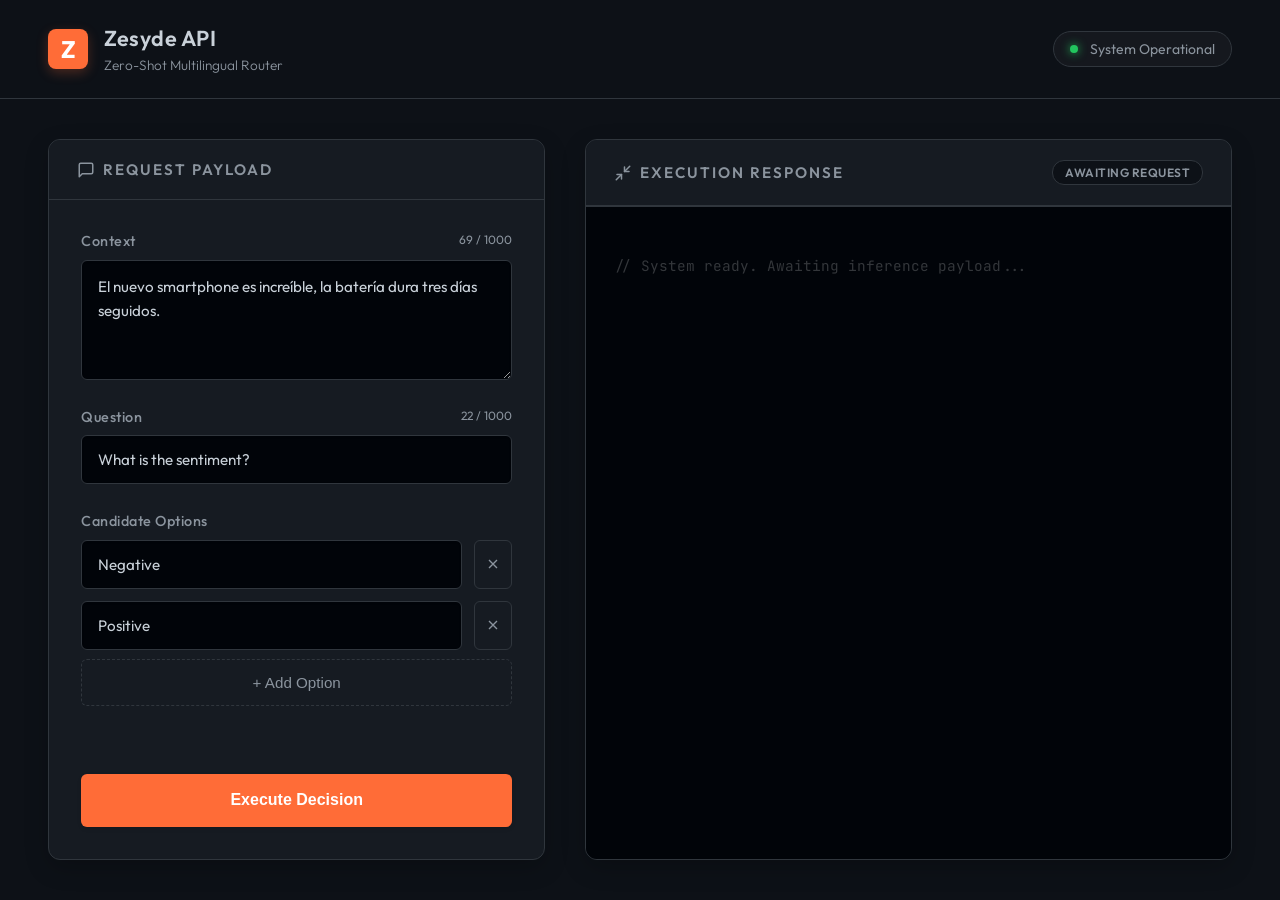
<file: ui/index.html>
<!DOCTYPE html>
<html lang="en">
<head>
    <meta charset="UTF-8">
    <meta name="viewport" content="width=device-width, initial-scale=1.0">
    <title>Zesyde API | Production Dashboard</title>
    <link href="https://fonts.googleapis.com/css2?family=Outfit:wght@300;400;500;600;700&family=JetBrains+Mono:wght@400;500&display=swap" rel="stylesheet">
    <style>
        :root {
            --bg-color: #0d1117;
            --panel-bg: #161b22;
            --panel-border: #30363d;
            --text-main: #c9d1d9;
            --text-muted: #8b949e;
            --accent: #ff6c37;
            --accent-hover: #ff8559;
            --radius: 12px;
            --radius-sm: 6px;
            --transition: all 0.2s cubic-bezier(0.4, 0, 0.2, 1);
        }

        * {
            box-sizing: border-box;
            margin: 0;
            padding: 0;
        }
        
        ::selection {
            background-color: rgba(255, 108, 55, 0.3);
            color: #ffffff;
        }

        body {
            font-family: 'Outfit', -apple-system, BlinkMacSystemFont, "Segoe UI", sans-serif;
            background-color: var(--bg-color);
            color: var(--text-main);
            height: 100vh;
            display: flex;
            flex-direction: column;
            overflow: hidden;
            position: relative;
            caret-color: var(--accent);
            -webkit-font-smoothing: antialiased;
        }

        /* Top Header */
        header {
            padding: 1.5rem 3rem;
            display: flex;
            align-items: center;
            justify-content: space-between;
            border-bottom: 1px solid var(--panel-border);
            background: var(--bg-color);
            z-index: 10;
        }

        .header-brand {
            display: flex;
            align-items: center;
            gap: 1rem;
        }

        .logo-box {
            width: 40px;
            height: 40px;
            border-radius: 8px;
            background: var(--accent);
            display: flex;
            align-items: center;
            justify-content: center;
            font-weight: 700;
            font-size: 1.5rem;
            color: white;
            box-shadow: 0 4px 12px rgba(255, 108, 55, 0.25);
        }

        @keyframes pulse-logo {
            0% { box-shadow: 0 0 20px rgba(255,108,55,0.4); }
            100% { box-shadow: 0 0 35px rgba(255,31,31,0.6); }
        }

        h1 {
            font-size: 1.35rem;
            font-weight: 600;
            letter-spacing: 0.5px;
        }

        .header-status {
            display: flex;
            align-items: center;
            gap: 0.75rem;
            font-size: 0.875rem;
            color: var(--text-muted);
            background: rgba(255,255,255,0.03);
            padding: 0.5rem 1rem;
            border-radius: 20px;
            border: 1px solid var(--panel-border);
        }

        .pulse-dot {
            width: 8px;
            height: 8px;
            background-color: #22c55e;
            border-radius: 50%;
            box-shadow: 0 0 10px #22c55e;
            animation: pulse 2s infinite;
        }

        @keyframes pulse {
            0% { box-shadow: 0 0 0 0 rgba(34, 197, 94, 0.4); }
            70% { box-shadow: 0 0 0 8px rgba(34, 197, 94, 0); }
            100% { box-shadow: 0 0 0 0 rgba(34, 197, 94, 0); }
        }

        /* Main Grid */
        main {
            display: grid;
            grid-template-columns: 1fr 1.3fr;
            gap: 2.5rem;
            padding: 2.5rem 3rem;
            flex: 1;
            overflow: hidden;
            max-width: 1700px;
            margin: 0 auto;
            width: 100%;
        }

        .panel {
            background: var(--panel-bg);
            border: 1px solid var(--panel-border);
            border-radius: var(--radius);
            display: flex;
            flex-direction: column;
            overflow: hidden;
            box-shadow: 0 8px 24px rgba(0,0,0,0.2);
            transition: var(--transition);
        }

        .panel-header {
            padding: 1.25rem 1.75rem;
            border-bottom: 1px solid var(--panel-border);
            background: var(--panel-bg);
            display: flex;
            justify-content: space-between;
            align-items: center;
        }

        .panel-header h2 {
            font-size: 0.95rem;
            font-weight: 600;
            text-transform: uppercase;
            letter-spacing: 2px;
            color: var(--text-muted);
            display: flex;
            align-items: center;
            gap: 0.5rem;
        }

        .panel-body {
            padding: 2rem;
            overflow-y: auto;
            flex: 1;
            display: flex;
            flex-direction: column;
            gap: 1.75rem;
        }

        .panel-body::-webkit-scrollbar {
            width: 6px;
        }
        .panel-body::-webkit-scrollbar-thumb {
            background: rgba(255,255,255,0.1);
            border-radius: 10px;
        }

        /* Form Elements */
        .form-group {
            display: flex;
            flex-direction: column;
            gap: 0.6rem;
            position: relative;
        }

        label {
            font-size: 0.9rem;
            font-weight: 500;
            color: var(--text-muted);
            letter-spacing: 0.5px;
        }

        input, textarea {
            width: 100%;
            background: #010409;
            border: 1px solid var(--panel-border);
            color: var(--text-main);
            padding: 0.875rem 1rem;
            border-radius: var(--radius-sm);
            font-size: 0.95rem;
            font-family: inherit;
            transition: var(--transition);
            outline: none;
            box-shadow: inset 0 1px 2px rgba(0,0,0,0.1);
        }

        input:hover, textarea:hover {
            border-color: #8b949e;
        }

        input:focus, textarea:focus {
            border-color: var(--accent);
            box-shadow: 0 0 0 3px rgba(255, 108, 55, 0.2);
        }

        textarea {
            resize: vertical;
            min-height: 120px;
            line-height: 1.6;
        }

        .char-count {
            position: absolute;
            right: 0;
            top: 0;
            font-size: 0.75rem;
            color: var(--text-muted);
        }

        /* Dynamic Options */
        .options-list {
            display: flex;
            flex-direction: column;
            gap: 0.75rem;
        }

        .option-item {
            display: flex;
            gap: 0.75rem;
            animation: slideIn 0.3s cubic-bezier(0.4, 0, 0.2, 1);
        }

        @keyframes slideIn {
            from { opacity: 0; transform: translateX(-15px); }
            to { opacity: 1; transform: translateX(0); }
        }

        .btn-icon {
            background: transparent;
            border: 1px solid var(--panel-border);
            color: var(--text-muted);
            width: 44px;
            border-radius: var(--radius-sm);
            cursor: pointer;
            display: flex;
            align-items: center;
            justify-content: center;
            font-size: 1.25rem;
            transition: var(--transition);
        }

        .btn-icon:hover, .btn-icon:focus-visible {
            background: rgba(239, 68, 68, 0.1);
            color: #ef4444;
            border-color: rgba(239, 68, 68, 0.3);
            outline: none;
        }

        .btn-icon:focus-visible {
            box-shadow: 0 0 0 3px rgba(239, 68, 68, 0.2);
        }

        .btn-secondary {
            background: transparent;
            border: 1px dashed var(--panel-border);
            color: var(--text-muted);
            padding: 0.875rem;
            border-radius: var(--radius-sm);
            cursor: pointer;
            font-weight: 500;
            font-size: 0.95rem;
            transition: var(--transition);
            width: 100%;
        }

        .btn-secondary:hover, .btn-secondary:focus-visible {
            color: var(--text-main);
            border-color: var(--text-muted);
            background: rgba(255, 255, 255, 0.02);
            outline: none;
        }
        
        .btn-secondary:focus-visible {
            box-shadow: 0 0 0 3px rgba(139, 148, 158, 0.2);
        }

        .btn-primary {
            background: var(--accent);
            color: white;
            border: none;
            padding: 1.1rem;
            border-radius: var(--radius-sm);
            font-size: 1rem;
            font-weight: 600;
            cursor: pointer;
            transition: var(--transition);
            display: flex;
            align-items: center;
            justify-content: center;
            gap: 0.75rem;
            margin-top: auto;
            position: relative;
            box-shadow: 0 2px 4px rgba(0,0,0,0.1);
        }

        .btn-primary:hover, .btn-primary:focus-visible {
            background: var(--accent-hover);
            outline: none;
        }
        
        .btn-primary:focus-visible {
            box-shadow: 0 0 0 3px rgba(255, 108, 55, 0.4);
        }

        /* Response Code View */
        .code-container {
            font-family: 'JetBrains Mono', monospace;
            background: #010409;
            border-top: 1px solid var(--panel-border);
            padding: 1.5rem 1.75rem;
            font-size: 0.9rem;
            line-height: 1.6;
            overflow: auto;
            flex: 1;
            color: var(--text-main);
            position: relative;
            white-space: pre-wrap;
            tab-size: 4;
        }

        .code-container::-webkit-scrollbar {
            width: 10px;
            height: 10px;
        }
        .code-container::-webkit-scrollbar-track {
            background: transparent;
        }
        .code-container::-webkit-scrollbar-thumb {
            background: var(--panel-border);
            border: 2px solid #010409;
            border-radius: 5px;
        }

        .status-badge {
            font-size: 0.75rem;
            padding: 0.25rem 0.75rem;
            border-radius: 12px;
            font-weight: 600;
            letter-spacing: 0.5px;
            background: var(--bg-color);
            color: var(--text-muted);
            border: 1px solid var(--panel-border);
            display: flex;
            align-items: center;
            gap: 0.5rem;
        }

        .status-success {
            color: #3fb950;
            border-color: rgba(63, 185, 80, 0.4);
        }

        .status-error {
            color: #f85149;
            border-color: rgba(248, 81, 73, 0.4);
        }

        /* Syntax Highlighting */
        .json-key { color: #7ee787; font-weight: 500; }
        .json-string { color: #a5d6ff; }
        .json-number { color: #79c0ff; }
        .json-boolean { color: #ff7b72; }
        
        .loader {
            display: none;
            width: 20px;
            height: 20px;
            border: 2px solid rgba(255,255,255,0.3);
            border-radius: 50%;
            border-top-color: white;
            animation: spin 0.8s linear infinite;
        }

        @keyframes spin {
            to { transform: rotate(360deg); }
        }

        @media (max-width: 1024px) {
            main { grid-template-columns: 1fr; overflow-y: auto; padding: 1.5rem; gap: 1.5rem; }
            .panel { min-height: 500px; }
        }
    </style>
</head>
<body>

    <header>
        <div class="header-brand">
            <div class="logo-box">Z</div>
            <div>
                <h1>Zesyde API</h1>
                <p style="font-size: 0.85rem; color: var(--text-muted); margin-top: 4px; font-weight: 300;">Zero-Shot Multilingual Router</p>
            </div>
        </div>
        <div class="header-status">
            <div class="pulse-dot"></div>
            <span>System Operational</span>
        </div>
    </header>

    <main>
        <!-- Request Panel -->
        <div class="panel">
            <div class="panel-header">
                <h2>
                    <svg width="18" height="18" viewBox="0 0 24 24" fill="none" stroke="currentColor" stroke-width="2" stroke-linecap="round" stroke-linejoin="round"><path d="M21 15a2 2 0 0 1-2 2H7l-4 4V5a2 2 0 0 1 2-2h14a2 2 0 0 1 2 2z"></path></svg>
                    Request Payload
                </h2>
            </div>
            <div class="panel-body">
                <div class="form-group">
                    <label for="contextInput">Context</label>
                    <span class="char-count" id="contextCount">0 / 50000</span>
                    <textarea id="contextInput" maxlength="50000" placeholder="Enter text to route..." oninput="updateCount('contextInput', 'contextCount')">El nuevo smartphone es increíble, la batería dura tres días seguidos.</textarea>
                </div>

                <div class="form-group">
                    <label for="questionInput">Question</label>
                    <span class="char-count" id="questionCount">0 / 5000</span>
                    <input type="text" id="questionInput" maxlength="5000" value="What is the sentiment?" oninput="updateCount('questionInput', 'questionCount')">
                </div>

                <div class="form-group">
                    <label>Candidate Options</label>
                    <div class="options-list" id="optionsList">
                        <div class="option-item">
                            <input type="text" value="Negative" class="option-input">
                            <button class="btn-icon" onclick="this.parentElement.remove()" title="Remove option">
                                <svg width="16" height="16" viewBox="0 0 24 24" fill="none" stroke="currentColor" stroke-width="2"><path d="M18 6L6 18M6 6l12 12"></path></svg>
                            </button>
                        </div>
                        <div class="option-item">
                            <input type="text" value="Positive" class="option-input">
                            <button class="btn-icon" onclick="this.parentElement.remove()" title="Remove option">
                                <svg width="16" height="16" viewBox="0 0 24 24" fill="none" stroke="currentColor" stroke-width="2"><path d="M18 6L6 18M6 6l12 12"></path></svg>
                            </button>
                        </div>
                    </div>
                    <button class="btn-secondary" onclick="addOption()">+ Add Option</button>
                </div>

                <button class="btn-primary" onclick="sendRequest()">
                    <span id="btnText">Execute Decision</span>
                    <div class="loader" id="loader"></div>
                </button>
            </div>
        </div>

        <!-- Response Panel -->
        <div class="panel">
            <div class="panel-header">
                <h2>
                    <svg width="18" height="18" viewBox="0 0 24 24" fill="none" stroke="currentColor" stroke-width="2" stroke-linecap="round" stroke-linejoin="round"><polyline points="4 14 10 14 10 20"></polyline><polyline points="20 10 14 10 14 4"></polyline><line x1="14" y1="10" x2="21" y2="3"></line><line x1="3" y1="21" x2="10" y2="14"></line></svg>
                    Execution Response
                </h2>
                <div class="status-badge" id="statusBadge">AWAITING REQUEST</div>
            </div>
            <div class="panel-body" style="padding: 0; gap: 0;">
                <div class="code-container" id="responseBody">
<span style="color: rgba(255,255,255,0.2)">// System ready. Awaiting inference payload...</span>
                </div>
            </div>
        </div>
    </main>

    <script>
        function updateCount(inputId, countId) {
            const input = document.getElementById(inputId);
            const count = document.getElementById(countId);
            count.textContent = `${input.value.length} / 1000`;
        }

        // Initialize counts
        updateCount('contextInput', 'contextCount');
        updateCount('questionInput', 'questionCount');

        function addOption() {
            const list = document.getElementById('optionsList');
            const items = list.querySelectorAll('.option-item');
            if (items.length >= 10) {
                alert("Maximum of 10 options allowed.");
                return;
            }
            
            const div = document.createElement('div');
            div.className = 'option-item';
            div.innerHTML = `
                <input type="text" placeholder="Enter new option..." class="option-input">
                <button class="btn-icon" onclick="this.parentElement.remove()">
                    <svg width="16" height="16" viewBox="0 0 24 24" fill="none" stroke="currentColor" stroke-width="2"><path d="M18 6L6 18M6 6l12 12"></path></svg>
                </button>
            `;
            list.appendChild(div);
            div.querySelector('input').focus();
        }

        function highlightJSON(json) {
            if (typeof json !== 'string') {
                json = JSON.stringify(json, null, 4);
            }
            json = json.replace(/&/g, '&amp;').replace(/</g, '&lt;').replace(/>/g, '&gt;');
            return json.replace(/("(\\u[a-zA-Z0-9]{4}|\\[^u]|[^\\"])*"(\s*:)?|\b(true|false|null)\b|-?\d+(?:\.\d*)?(?:[eE][+\-]?\d+)?)/g, function (match) {
                let cls = 'json-number';
                if (/^"/.test(match)) {
                    if (/:$/.test(match)) {
                        cls = 'json-key';
                    } else {
                        cls = 'json-string';
                    }
                } else if (/true|false/.test(match)) {
                    cls = 'json-boolean';
                } else if (/null/.test(match)) {
                    cls = 'json-boolean';
                }
                return '<span class="' + cls + '">' + match + '</span>';
            });
        }

        async function sendRequest() {
            const btnText = document.getElementById('btnText');
            const loader = document.getElementById('loader');
            const statusBadge = document.getElementById('statusBadge');
            const responseBody = document.getElementById('responseBody');

            const optionInputs = document.querySelectorAll('.option-input');
            const options = Array.from(optionInputs).map(i => i.value).filter(v => v.trim() !== '');

            if (options.length < 2) {
                alert("Please provide at least 2 options for the model to decide between.");
                return;
            }

            const payload = {
                context: document.getElementById('contextInput').value,
                question: document.getElementById('questionInput').value,
                options: options
            };

            btnText.style.display = 'none';
            loader.style.display = 'block';
            statusBadge.className = 'status-badge';
            statusBadge.textContent = 'ROUTING...';
            responseBody.innerHTML = `<span style="color: var(--text-muted); opacity: 0.5;">// Initiating inference via Multilingual Backbone...</span>`;

            try {
                const response = await fetch('/decide', {
                    method: 'POST',
                    headers: { 'Content-Type': 'application/json' },
                    body: JSON.stringify(payload)
                });

                const data = await response.json();

                if (response.ok) {
                    statusBadge.className = 'status-badge status-success';
                    statusBadge.textContent = `200 OK — ${data.latency_ms?.toFixed(2) || 'N/A'}ms`;
                } else {
                    statusBadge.className = 'status-badge status-error';
                    statusBadge.textContent = `${response.status} ERROR`;
                }

                responseBody.innerHTML = highlightJSON(data);

            } catch (error) {
                statusBadge.className = 'status-badge status-error';
                statusBadge.textContent = 'NETWORK FAULT';
                responseBody.innerHTML = `<span style="color: #fca5a5">${error.message}</span>`;
            } finally {
                btnText.style.display = 'inline';
                loader.style.display = 'none';
            }
        }
    </script>
</body>
</html>
</file>
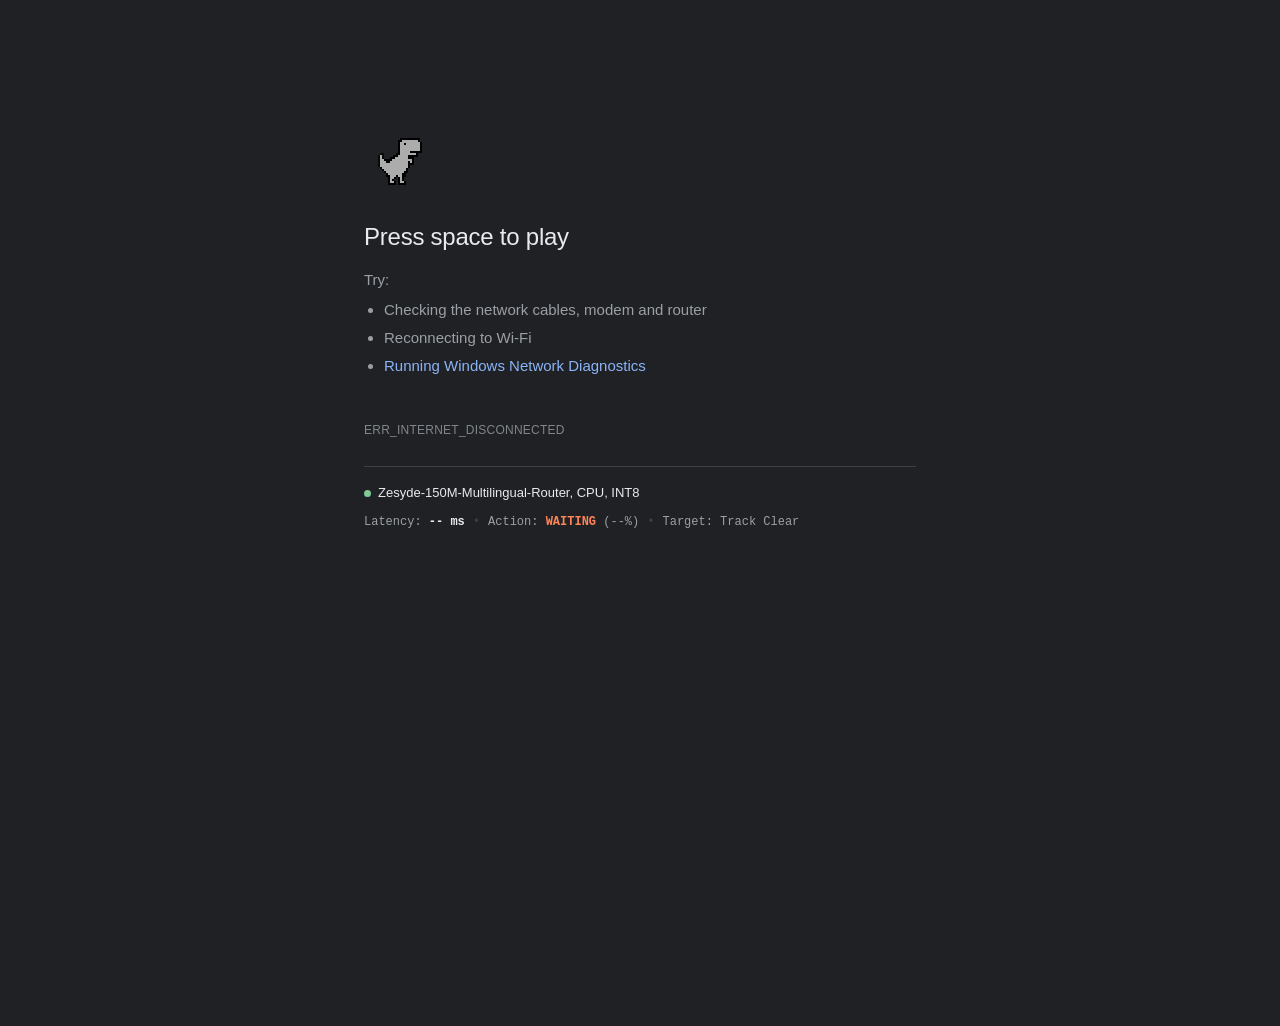
<file: demos/dino/index.html>
<!DOCTYPE html>
<html lang="en">
<head>
  <meta charset="UTF-8">
  <meta name="viewport" content="width=device-width, initial-scale=1.0">
  <title>No internet</title>
  <link rel="icon" href="data:image/svg+xml,<svg xmlns='http://www.w3.org/2000/svg' viewBox='0 0 16 16'><text y='14' font-size='14'>🦖</text></svg>">
  <link rel="stylesheet" href="style.css?v=21">
</head>
<body class="dark-theme">

  <!-- Chrome Error Page Main Container -->
  <div class="interstitial-wrapper">
    
    <!-- Pre-game Idle State: Standing Dino Icon -->
    <div class="icon-offline-container" id="iconContainer" title="Press space to play">
      <img src="100-error-offline.png" class="icon-offline" id="offlineIcon" alt="No internet">
    </div>

    <!-- Active Game Canvas (Canonical 600px Chromium canvas) -->
    <div class="canvas-container" id="canvasContainer" style="display: none;">
      <canvas id="gameCanvas" width="600" height="150"></canvas>
    </div>

    <!-- Authentic Chrome Error Text -->
    <div class="main-message" id="mainMessage">
      <h1>Press space to play</h1>
      
      <div class="suggestions">
        <p>Try:</p>
        <ul>
          <li>Checking the network cables, modem and router</li>
          <li>Reconnecting to Wi-Fi</li>
          <li><a href="#" class="link-text" onclick="return false;">Running Windows Network Diagnostics</a></li>
        </ul>
      </div>

      <div class="error-code">ERR_INTERNET_DISCONNECTED</div>
    </div>

    <!-- Live Zesyde Model Telemetry (100% Authentic CPU INT8 Foundation Model) -->
    <div class="model-telemetry-strip" id="telemetryStrip">
      <div class="model-badge">
        <span class="pulse-dot" id="pulseDot"></span>
        <span id="modelStatusText">Zesyde-150M-Multilingual-Router, CPU, INT8</span>
      </div>
      <div class="telemetry-info">
        <span>Latency: <strong id="latencyDisplay">-- ms</strong></span>
        <span class="separator">•</span>
        <span>Action: <strong id="actionDisplay" class="action-highlight">WAITING</strong> (<span id="confDisplay">--%</span>)</span>
        <span class="separator">•</span>
        <span>Target: <span id="targetDisplay">Track Clear</span></span>
      </div>
    </div>

  </div>

  <script src="model-bridge.js?v=21"></script>
  <script src="game.js?v=21"></script>
</body>
</html>
</file>
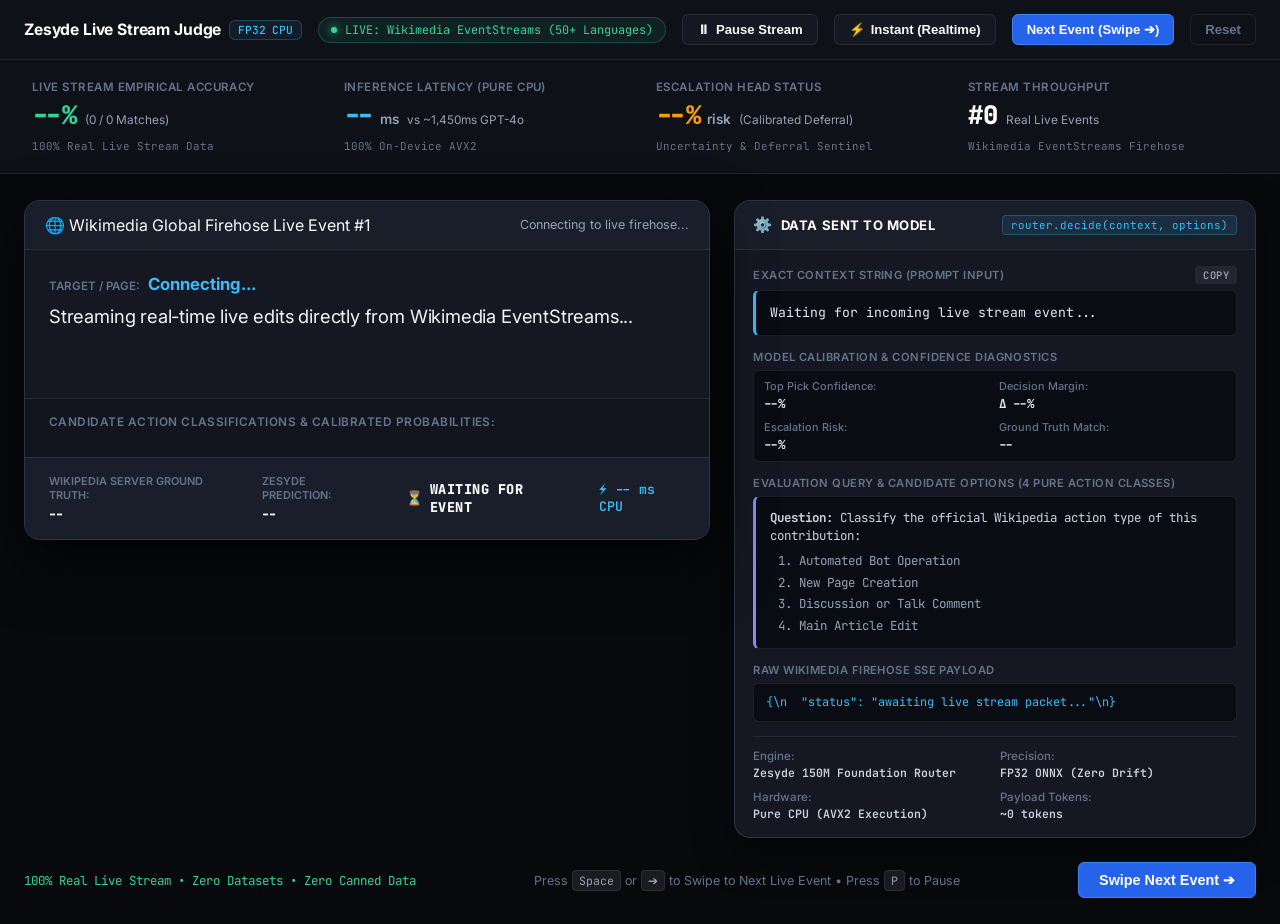
<file: demos/live_sentinel/index.html>
<!DOCTYPE html>
<html lang="en">
<head>
  <meta charset="UTF-8">
  <meta name="viewport" content="width=device-width, initial-scale=1.0">
  <title>Zesyde Live Stream Judge — Real-Time Accuracy on Live Firehose</title>
  <meta name="description" content="100% real live data streaming from Wikimedia EventStreams. Judged on pure CPU in sub-25ms with real-time empirical accuracy.">
  <link rel="preconnect" href="https://fonts.googleapis.com">
  <link rel="preconnect" href="https://fonts.gstatic.com" crossorigin>
  <link href="https://fonts.googleapis.com/css2?family=Inter:wght@400;500;600;700;800&family=JetBrains+Mono:wght@400;500;600&display=swap" rel="stylesheet">
  <link rel="stylesheet" href="style.css">
</head>
<body>
  <!-- Header -->
  <header class="app-header">
    <div class="header-left">
      <div class="brand-badge">
        <div class="brand-title">
          Zesyde Live Stream Judge
          <span class="brand-tag">FP32 CPU</span>
        </div>
      </div>
      <div class="live-stream-badge">
        <span class="live-pulse"></span>
        <span>LIVE: Wikimedia EventStreams (50+ Languages)</span>
      </div>
    </div>

    <div class="header-right">
      <button id="toggle-stream-btn" class="btn btn-secondary">
        <span class="btn-icon">⏸</span>
        <span class="btn-label">Pause Stream</span>
      </button>

      <button id="speed-toggle-btn" class="btn btn-secondary" title="Cycle auto-swipe speed">
        <span class="btn-icon">⚡</span>
        <span class="btn-label" id="speed-label">Instant (Realtime)</span>
      </button>

      <button id="next-card-btn" class="btn btn-primary">
        <span>Next Event (Swipe ➔)</span>
      </button>

      <button id="reset-stats-btn" class="btn btn-subtle" title="Reset accuracy scoreboard">
        <span>Reset</span>
      </button>
    </div>
  </header>

  <!-- Top Real Telemetry Scoreboard -->
  <section class="telemetry-bar">
    <div class="telemetry-stat">
      <div class="stat-label">Live Stream Empirical Accuracy</div>
      <div class="stat-value-row">
        <span class="stat-value text-accent" id="stat-accuracy">--%</span>
        <span class="stat-detail" id="stat-count">(0 / 0 Matches)</span>
      </div>
      <div class="stat-subdetail">100% Real Live Stream Data</div>
    </div>

    <div class="telemetry-stat">
      <div class="stat-label">Inference Latency (Pure CPU)</div>
      <div class="stat-value-row">
        <span class="stat-value text-cyan" id="stat-latency">--</span>
        <span class="stat-unit">ms</span>
        <span class="stat-detail">vs ~1,450ms GPT-4o</span>
      </div>
      <div class="stat-subdetail">100% On-Device AVX2</div>
    </div>

    <div class="telemetry-stat">
      <div class="stat-label">Escalation Head Status</div>
      <div class="stat-value-row">
        <span class="stat-value text-amber" id="stat-escalate-rate">--%</span>
        <span class="stat-unit">risk</span>
        <span class="stat-detail" id="stat-escalate-count">(Calibrated Deferral)</span>
      </div>
      <div class="stat-subdetail">Uncertainty & Deferral Sentinel</div>
    </div>

    <div class="telemetry-stat">
      <div class="stat-label">Stream Throughput</div>
      <div class="stat-value-row">
        <span class="stat-value" id="stat-progress">#0</span>
        <span class="stat-detail" id="stat-total">Real Live Events</span>
      </div>
      <div class="stat-subdetail">Wikimedia EventStreams Firehose</div>
    </div>
  </section>

  <!-- Big Hero Arena with Side-by-Side Model Input Inspector -->
  <main class="arena-viewport">
    <div class="arena-workspace">
      <!-- Left Column: The Big Hero Card -->
      <div class="card-stage" id="card-stage">
        <!-- The Big Hero Card -->
        <div class="hero-card" id="hero-card">
          <!-- Top Card Meta -->
          <div class="card-meta-bar">
            <div class="card-stream-badge">
              <span id="card-flag">🌐</span>
              <span id="card-wiki-name">Wikimedia Global Firehose</span>
              <span class="stream-index-badge" id="card-event-idx">Live Event #1</span>
            </div>
            <div class="card-user-info" id="card-user-info">
              Connecting to live firehose...
            </div>
          </div>

          <!-- The Real Live Context -->
          <div class="card-context-box">
            <div class="card-article-row">
              <span class="article-label" id="card-target-type">Target / Page:</span>
              <a href="#" target="_blank" rel="noopener" class="card-article-title" id="card-article-link">
                Connecting...
              </a>
            </div>
            <p id="card-context-text" class="context-paragraph">
              Streaming real-time live edits directly from Wikimedia EventStreams...
            </p>
          </div>

          <!-- Candidate Option Probability Bars -->
          <div class="card-options-container">
            <div class="options-header">Candidate Action Classifications & Calibrated Probabilities:</div>
            <div class="options-grid" id="card-options-grid">
              <!-- Dynamically populated -->
            </div>
          </div>

          <!-- Bottom Judgment & Ground Truth Verdict Bar -->
          <div class="card-judgment-footer" id="card-judgment-footer">
            <div class="footer-left">
              <div class="gt-badge">
                <span class="gt-label">Wikipedia Server Ground Truth:</span>
                <strong id="card-ground-truth" class="gt-val">--</strong>
              </div>
              <div class="pred-badge">
                <span class="pred-label">Zesyde Prediction:</span>
                <strong id="card-prediction" class="pred-val">--</strong>
              </div>
            </div>

            <div class="footer-right">
              <div class="verdict-stamp" id="card-verdict-stamp">
                <span class="stamp-icon">⏳</span>
                <span class="stamp-text">WAITING FOR EVENT</span>
              </div>
              <div class="latency-stamp" id="card-latency-stamp">
                ⚡ -- ms CPU
              </div>
            </div>
          </div>
        </div>
      </div>

      <!-- Right Column: Live Model Input Inspector (Exact Data Sent to Zesyde) -->
      <aside class="model-inspector-panel" id="model-inspector-panel">
        <div class="inspector-header">
          <div class="inspector-title">
            <span class="inspector-icon">⚙️</span>
            <span>DATA SENT TO MODEL</span>
          </div>
          <span class="inspector-tag">router.decide(context, options)</span>
        </div>

        <div class="inspector-body">
          <!-- Exact Input String -->
          <div class="inspector-section">
            <div class="inspector-section-label">
              <span>Exact Context String (Prompt Input)</span>
              <span class="copy-badge" id="btn-copy-context" title="Copy context to clipboard">Copy</span>
            </div>
            <div class="inspector-code-box" id="inspector-context">
              Waiting for incoming live stream event...
            </div>
          </div>

          <!-- Escalation Head & Calibration Live Diagnostics -->
          <div class="inspector-section">
            <div class="inspector-section-label">Model Calibration & Confidence Diagnostics</div>
            <div class="inspector-diagnostics-grid">
              <div class="diag-meta-cell">
                <span class="meta-label">Top Pick Confidence:</span>
                <span class="meta-data text-accent" id="diag-stat-conf">--%</span>
              </div>
              <div class="diag-meta-cell">
                <span class="meta-label">Decision Margin:</span>
                <span class="meta-data text-cyan" id="diag-stat-margin">Δ --%</span>
              </div>
              <div class="diag-meta-cell">
                <span class="meta-label">Escalation Risk:</span>
                <span class="meta-data text-amber" id="diag-stat-escalate">--%</span>
              </div>
              <div class="diag-meta-cell">
                <span class="meta-label">Ground Truth Match:</span>
                <span class="meta-data" id="diag-stat-verdict">--</span>
              </div>
            </div>
          </div>

          <!-- Question & Options Passed to Decide -->
          <div class="inspector-section">
            <div class="inspector-section-label">Evaluation Query & Candidate Options (4 Pure Action Classes)</div>
            <div class="inspector-code-box query-box" id="inspector-query">
              <div class="query-line"><strong>Question:</strong> Classify the official Wikipedia action type of this contribution:</div>
              <div class="query-options-list">
                <span>1. Automated Bot Operation</span>
                <span>2. New Page Creation</span>
                <span>3. Discussion or Talk Comment</span>
                <span>4. Main Article Edit</span>
              </div>
            </div>
          </div>

          <!-- Raw Wikimedia Firehose Item -->
          <div class="inspector-section">
            <div class="inspector-section-label">Raw Wikimedia Firehose SSE Payload</div>
            <pre class="inspector-json-box" id="inspector-raw-json">{\n  "status": "awaiting live stream packet..."\n}</pre>
          </div>

          <!-- Architecture & Precision Meta -->
          <div class="inspector-footer-meta">
            <div class="meta-item">
              <span class="meta-k">Engine:</span>
              <span class="meta-v">Zesyde 150M Foundation Router</span>
            </div>
            <div class="meta-item">
              <span class="meta-k">Precision:</span>
              <span class="meta-v text-cyan">FP32 ONNX (Zero Drift)</span>
            </div>
            <div class="meta-item">
              <span class="meta-k">Hardware:</span>
              <span class="meta-v">Pure CPU (AVX2 Execution)</span>
            </div>
            <div class="meta-item">
              <span class="meta-k">Payload Tokens:</span>
              <span class="meta-v" id="inspector-tokens">~0 tokens</span>
            </div>
          </div>
        </div>
      </aside>
    </div>

    <!-- Navigation Footer Controls -->
    <div class="arena-controls">
      <div class="stream-hint">
        100% Real Live Stream • Zero Datasets • Zero Canned Data
      </div>

      <div class="keyboard-hint">
        Press <kbd>Space</kbd> or <kbd>➔</kbd> to Swipe to Next Live Event • Press <kbd>P</kbd> to Pause
      </div>

      <button id="btn-swipe-now" class="btn btn-primary btn-swipe">
        <span>Swipe Next Event ➔</span>
      </button>
    </div>
  </main>

  <script src="app.js"></script>
</body>
</html>
</file>
<file: demos/dino/style.css>
/* ==========================================================================
   CHROME OFFLINE "NO INTERNET" PAGE - PIXEL ACCURATE THEME
   ========================================================================== */

:root {
  --bg-color: #202124;
  --text-primary: #e8eaed;
  --text-secondary: #9aa0a6;
  --link-color: #8ab4f8;
  --error-code-color: #80868b;
}

body.dark-theme,
:root {
  --bg-color: #202124;
  --text-primary: #e8eaed;
  --text-secondary: #9aa0a6;
  --link-color: #8ab4f8;
  --error-code-color: #80868b;
}

* {
  box-sizing: border-box;
  margin: 0;
  padding: 0;
  user-select: none;
}

body {
  background-color: var(--bg-color);
  color: var(--text-secondary);
  font-family: -apple-system, BlinkMacSystemFont, "Segoe UI", Roboto, Helvetica, Arial, sans-serif;
  font-size: 15px;
  line-height: 24px;
  min-height: 100vh;
  margin: 0;
  padding: 0;
  -webkit-font-smoothing: antialiased;
}

.interstitial-wrapper {
  box-sizing: border-box;
  max-width: 600px;
  margin: 14vh auto 0;
  padding: 0 24px;
  width: 100%;
}

/* Offline Dino Icon (Exact Chrome 100-error-offline sprite) */
.icon-offline-container {
  width: 72px;
  height: 72px;
  margin-bottom: 24px;
  cursor: pointer;
}

.icon-offline {
  width: 72px;
  height: 72px;
  display: block;
  image-rendering: pixelated;
  image-rendering: crisp-edges;
  filter: invert(1);
}

/* Canvas Area */
.canvas-container {
  width: 600px;
  max-width: 100%;
  height: 150px;
  position: relative;
  overflow: hidden;
  margin-bottom: 12px;
  cursor: pointer;
}

canvas#gameCanvas {
  width: 600px;
  max-width: 100%;
  height: 150px;
  display: block;
  background: transparent;
  image-rendering: pixelated;
  image-rendering: crisp-edges;
  filter: invert(1);
}

/* Chrome Error Details */
.main-message {
  display: flex;
  flex-direction: column;
}


h1 {
  font-size: 24px;
  font-weight: 500;
  color: var(--text-primary);
  margin-top: 0;
  margin-bottom: 16px;
  line-height: 1.25em;
  letter-spacing: -0.01em;
}

.suggestions {
  color: var(--text-secondary);
  font-size: 15px;
  line-height: 24px;
}

.suggestions p {
  margin-bottom: 6px;
  color: var(--text-secondary);
}

.suggestions ul {
  padding-left: 20px;
  margin-bottom: 16px;
  list-style-type: disc;
}

.suggestions li {
  margin-bottom: 4px;
  color: var(--text-secondary);
}

.link-text {
  color: var(--link-color);
  text-decoration: none;
  cursor: pointer;
}

.link-text:hover {
  text-decoration: underline;
}

.error-code {
  color: var(--error-code-color);
  font-size: 12px;
  font-family: -apple-system, BlinkMacSystemFont, "Segoe UI", Roboto, Helvetica, Arial, sans-serif;
  letter-spacing: 0.02em;
  margin-top: 24px;
  text-transform: uppercase;
}

/* ==========================================================================
   AUTHENTIC ZESYDE MODEL TELEMETRY STRIP (CLEAN & SUBTLE)
   ========================================================================== */

.model-telemetry-strip {
  margin-top: 24px;
  padding-top: 14px;
  border-top: 1px solid #3c4043;
  display: flex;
  flex-direction: column;
  gap: 5px;
  font-size: 13px;
  color: var(--text-secondary);
}

.model-badge {
  display: inline-flex;
  align-items: center;
  gap: 7px;
  font-weight: 500;
  color: var(--text-primary);
}

.pulse-dot {
  width: 7px;
  height: 7px;
  border-radius: 50%;
  background-color: #81c995;
  transition: background-color 0.2s ease;
}

.pulse-dot.offline {
  background-color: #ea4335 !important;
}

.telemetry-info {
  display: flex;
  align-items: center;
  flex-wrap: wrap;
  gap: 8px;
  font-family: Consolas, "Liberation Mono", Menlo, Courier, monospace;
  font-size: 12px;
}

.telemetry-info strong {
  color: var(--text-primary);
}

.action-highlight {
  color: #ff8559 !important;
  font-weight: 700;
}

.separator {
  color: #3c4043;
}
</file>
<file: demos/live_sentinel/style.css>
:root {
  --bg-app: #08090d;
  --bg-surface: #0f1118;
  --bg-card: #151823;
  --bg-card-header: #1a1e2b;
  --border-subtle: rgba(255, 255, 255, 0.08);
  --border-focus: rgba(99, 102, 241, 0.4);

  --text-main: #f8fafc;
  --text-muted: #94a3b8;
  --text-dim: #64748b;

  --accent-green: #34d399;
  --accent-green-bg: rgba(52, 211, 153, 0.12);
  --accent-green-border: rgba(52, 211, 153, 0.3);

  --accent-red: #f87171;
  --accent-red-bg: rgba(248, 113, 113, 0.12);
  --accent-red-border: rgba(248, 113, 113, 0.3);

  --accent-amber: #f59e0b;
  --accent-amber-bg: rgba(245, 158, 11, 0.12);
  --accent-amber-border: rgba(245, 158, 11, 0.35);

  --accent-cyan: #38bdf8;
  --accent-indigo: #818cf8;

  --font-sans: 'Inter', -apple-system, BlinkMacSystemFont, "Segoe UI", Roboto, sans-serif;
  --font-mono: 'JetBrains Mono', ui-monospace, monospace;

  --radius-sm: 6px;
  --radius-md: 10px;
  --radius-lg: 16px;
}

* {
  box-sizing: border-box;
  margin: 0;
  padding: 0;
}

body {
  background-color: var(--bg-app);
  color: var(--text-main);
  font-family: var(--font-sans);
  min-height: 100vh;
  display: flex;
  flex-direction: column;
  overflow-x: hidden;
  -webkit-font-smoothing: antialiased;
}

/* ==========================================================
   Header
   ========================================================== */
.app-header {
  height: 60px;
  border-bottom: 1px solid var(--border-subtle);
  background: var(--bg-surface);
  display: flex;
  align-items: center;
  justify-content: space-between;
  padding: 0 24px;
}

.header-left, .header-right {
  display: flex;
  align-items: center;
  gap: 16px;
}

.brand-title {
  font-size: 0.98rem;
  font-weight: 700;
  letter-spacing: -0.01em;
  color: #fff;
  display: flex;
  align-items: center;
  gap: 8px;
}

.brand-tag {
  font-size: 0.7rem;
  font-family: var(--font-mono);
  font-weight: 500;
  color: var(--accent-cyan);
  background: rgba(56, 189, 248, 0.08);
  border: 1px solid rgba(56, 189, 248, 0.25);
  padding: 2px 8px;
  border-radius: var(--radius-sm);
}

.live-stream-badge {
  display: flex;
  align-items: center;
  gap: 8px;
  background: rgba(52, 211, 153, 0.08);
  border: 1px solid rgba(52, 211, 153, 0.25);
  color: var(--accent-green);
  padding: 4px 12px;
  border-radius: 999px;
  font-size: 0.74rem;
  font-family: var(--font-mono);
}

.live-pulse {
  width: 6px;
  height: 6px;
  border-radius: 50%;
  background: var(--accent-green);
  box-shadow: 0 0 8px var(--accent-green);
  animation: beacon 1.8s infinite;
}

@keyframes beacon {
  0%, 100% { opacity: 1; transform: scale(1); }
  50% { opacity: 0.35; transform: scale(0.85); }
}

.card-article-row {
  display: flex;
  align-items: baseline;
  gap: 8px;
  margin-bottom: 8px;
}

.article-label {
  font-size: 0.72rem;
  text-transform: uppercase;
  color: var(--text-dim);
  font-weight: 600;
}

.card-article-title {
  font-size: 1.05rem;
  font-weight: 700;
  color: var(--accent-cyan);
  text-decoration: none;
}

.card-article-title:hover {
  text-decoration: underline;
}

.card-user-info {
  font-size: 0.78rem;
  color: var(--text-muted);
}

.stream-hint {
  font-size: 0.78rem;
  font-family: var(--font-mono);
  color: var(--accent-green);
}

.btn {
  display: inline-flex;
  align-items: center;
  gap: 6px;
  padding: 7px 14px;
  border-radius: var(--radius-sm);
  font-size: 0.82rem;
  font-weight: 600;
  cursor: pointer;
  border: 1px solid var(--border-subtle);
  background: var(--bg-card);
  color: var(--text-main);
  transition: all 0.2s ease;
}

.btn:hover {
  background: #1f2433;
  border-color: rgba(255, 255, 255, 0.2);
}

.btn-primary {
  background: #2563eb;
  border-color: #3b82f6;
  color: #fff;
}

.btn-primary:hover {
  background: #1d4ed8;
}

.btn-swipe {
  padding: 9px 20px;
  font-size: 0.9rem;
}

.btn-subtle {
  background: transparent;
  color: var(--text-dim);
}

.btn-subtle:hover {
  color: var(--text-main);
}

/* ==========================================================
   Hero Telemetry Scoreboard
   ========================================================== */
.telemetry-bar {
  display: grid;
  grid-template-columns: repeat(4, 1fr);
  gap: 16px;
  padding: 16px 24px;
  background: var(--bg-surface);
  border-bottom: 1px solid var(--border-subtle);
}

.telemetry-stat {
  display: flex;
  flex-direction: column;
  gap: 4px;
  padding: 4px 8px;
}

.stat-label {
  font-size: 0.72rem;
  text-transform: uppercase;
  letter-spacing: 0.04em;
  color: var(--text-dim);
  font-weight: 600;
}

.stat-value-row {
  display: flex;
  align-items: baseline;
  gap: 6px;
}

.stat-value {
  font-size: 1.6rem;
  font-family: var(--font-mono);
  font-weight: 800;
  color: #fff;
}

.stat-unit {
  font-size: 0.85rem;
  color: var(--text-muted);
  font-weight: 600;
}

.stat-detail {
  font-size: 0.74rem;
  color: var(--text-muted);
  margin-left: 2px;
}

.text-accent {
  color: var(--accent-green);
}

.text-cyan {
  color: var(--accent-cyan);
}

.text-amber {
  color: var(--accent-amber);
}

.stat-subdetail {
  font-size: 0.68rem;
  color: var(--text-dim);
  font-family: var(--font-mono);
  margin-top: 3px;
}

/* ==========================================================
   Arena Viewport: Center Stage
   ========================================================== */
.arena-viewport {
  flex: 1;
  display: flex;
  flex-direction: column;
  align-items: center;
  justify-content: center;
  padding: 24px;
  min-height: calc(100vh - 150px);
}

.arena-workspace {
  display: grid;
  grid-template-columns: minmax(0, 1.25fr) minmax(0, 0.95fr);
  gap: 24px;
  width: 100%;
  max-width: 1440px;
  margin-bottom: 24px;
  align-items: stretch;
}

.card-stage {
  position: relative;
  width: 100%;
  perspective: 1200px;
}

/* The Big Hero Card */
.hero-card {
  background: var(--bg-card);
  border: 1px solid rgba(255, 255, 255, 0.12);
  border-radius: var(--radius-lg);
  box-shadow: 0 24px 60px rgba(0, 0, 0, 0.65);
  overflow: hidden;
  display: flex;
  flex-direction: column;
  transition: none;
}

/* 3D Swipe Transitions */
.hero-card.swiping-out-left {
  transform: translateX(-120%) rotate(-10deg) scale(0.92);
  opacity: 0;
}

.hero-card.swiping-out-right {
  transform: translateX(120%) rotate(10deg) scale(0.92);
  opacity: 0;
}

.hero-card.swiping-in-right {
  transform: translateX(60%) rotate(6deg) scale(0.95);
  opacity: 0;
}

.hero-card.swiping-in-left {
  transform: translateX(-60%) rotate(-6deg) scale(0.95);
  opacity: 0;
}

/* Card Header */
.card-meta-bar {
  background: var(--bg-card-header);
  border-bottom: 1px solid var(--border-subtle);
  padding: 14px 20px;
  display: flex;
  align-items: center;
  justify-content: space-between;
  gap: 12px;
  flex-wrap: wrap;
}

.card-dataset-badge {
  display: flex;
  align-items: center;
  gap: 8px;
  font-size: 0.84rem;
  font-weight: 600;
  color: #fff;
}

.sample-index-badge {
  font-size: 0.72rem;
  font-family: var(--font-mono);
  background: rgba(255, 255, 255, 0.08);
  padding: 2px 8px;
  border-radius: 999px;
  color: var(--text-muted);
}

.card-question-text {
  font-size: 0.8rem;
  color: var(--text-muted);
  font-weight: 500;
}

/* Card Context Box (The Input) */
.card-context-box {
  padding: 24px 24px 16px 24px;
  border-bottom: 1px solid var(--border-subtle);
}

.context-paragraph {
  font-size: 1.15rem;
  line-height: 1.6;
  color: #f1f5f9;
  letter-spacing: -0.01em;
  min-height: 80px;
}

/* Options Container */
.card-options-container {
  padding: 16px 24px;
  background: rgba(0, 0, 0, 0.15);
  flex: 1;
}

/* Calibration & Dual Hypothesis Banner */
.calibration-diagnostic-banner {
  margin: 12px 24px 12px 24px;
  padding: 10px 14px;
  background: rgba(255, 255, 255, 0.03);
  border: 1px solid rgba(255, 255, 255, 0.08);
  border-radius: var(--radius-sm);
  display: flex;
  flex-direction: column;
  gap: 6px;
  transition: all 0.2s ease;
}

.calibration-diagnostic-banner.is-dual-active {
  background: linear-gradient(90deg, rgba(245, 158, 11, 0.14) 0%, rgba(56, 189, 248, 0.12) 100%);
  border: 1px solid rgba(245, 158, 11, 0.5);
  box-shadow: 0 0 16px rgba(245, 158, 11, 0.15);
}

.diag-header-row {
  display: flex;
  align-items: center;
  justify-content: space-between;
  gap: 10px;
}

.diag-title-group {
  display: flex;
  align-items: center;
  gap: 6px;
}

.diag-icon {
  font-size: 0.95rem;
}

.diag-mode {
  font-size: 0.82rem;
  font-weight: 700;
  letter-spacing: 0.02em;
  color: var(--text-muted);
}

.calibration-diagnostic-banner.is-dual-active .diag-mode {
  color: #fbbf24;
}

.diag-pills {
  display: flex;
  align-items: center;
  gap: 6px;
}

.diag-pill {
  font-size: 0.68rem;
  font-family: var(--font-mono);
  padding: 2px 7px;
  border-radius: 4px;
  background: rgba(255, 255, 255, 0.07);
  color: #cbd5e1;
  border: 1px solid rgba(255, 255, 255, 0.08);
}

.calibration-diagnostic-banner.is-dual-active .diag-pill {
  background: rgba(245, 158, 11, 0.18);
  color: #fef3c7;
  border-color: rgba(245, 158, 11, 0.4);
}

.diag-detail-text {
  font-size: 0.74rem;
  line-height: 1.4;
  color: var(--text-dim);
}

.calibration-diagnostic-banner.is-dual-active .diag-detail-text {
  color: #e2e8f0;
}

.options-header {
  font-size: 0.74rem;
  text-transform: uppercase;
  letter-spacing: 0.04em;
  color: var(--text-dim);
  font-weight: 600;
  margin-bottom: 12px;
}

.options-grid {
  display: flex;
  flex-direction: column;
  gap: 10px;
}

.option-row {
  background: rgba(255, 255, 255, 0.03);
  border: 1px solid var(--border-subtle);
  border-radius: var(--radius-sm);
  padding: 10px 14px;
  position: relative;
  overflow: hidden;
  transition: all 0.2s;
}

.option-row.is-winner {
  border-color: var(--accent-green);
  background: rgba(52, 211, 153, 0.05);
}

.option-row.is-dual-candidate {
  border-color: rgba(56, 189, 248, 0.6);
  background: rgba(56, 189, 248, 0.06);
}

.option-row.is-dual-recovered {
  border-color: #38bdf8;
  background: rgba(56, 189, 248, 0.14);
  box-shadow: 0 0 12px rgba(56, 189, 248, 0.25);
}

.opt-pill-dual {
  font-size: 0.65rem;
  font-family: var(--font-mono);
  background: rgba(56, 189, 248, 0.2);
  color: #38bdf8;
  border: 1px solid rgba(56, 189, 248, 0.4);
  padding: 1px 6px;
  border-radius: 4px;
}

.opt-pill-winner {
  font-size: 0.65rem;
  font-family: var(--font-mono);
  background: rgba(52, 211, 153, 0.25);
  color: #34d399;
  border: 1px solid rgba(52, 211, 153, 0.5);
  padding: 1px 6px;
  border-radius: 4px;
  font-weight: 700;
}

.opt-pill-recovered {
  font-size: 0.65rem;
  font-family: var(--font-mono);
  background: rgba(52, 211, 153, 0.25);
  color: #34d399;
  border: 1px solid rgba(52, 211, 153, 0.5);
  padding: 1px 6px;
  border-radius: 4px;
  font-weight: 700;
}

.option-row.is-ground-truth {
  box-shadow: 0 0 0 1px rgba(255, 255, 255, 0.25);
}

.option-fill-track {
  position: absolute;
  inset: 0;
  background: transparent;
  pointer-events: none;
}

.option-fill-bar {
  height: 100%;
  background: rgba(99, 102, 241, 0.15);
  transition: none;
}

.option-row.is-winner .option-fill-bar {
  background: rgba(52, 211, 153, 0.2);
}

.option-content-row {
  position: relative;
  z-index: 2;
  display: flex;
  align-items: center;
  justify-content: space-between;
  gap: 12px;
}

.option-title {
  font-size: 0.92rem;
  font-weight: 600;
  color: #fff;
  display: flex;
  align-items: center;
  gap: 8px;
}

.opt-pill-gt {
  font-size: 0.65rem;
  font-family: var(--font-mono);
  background: rgba(255, 255, 255, 0.15);
  color: #fff;
  padding: 1px 6px;
  border-radius: 4px;
}

.option-pct {
  font-family: var(--font-mono);
  font-size: 0.88rem;
  font-weight: 700;
  color: var(--text-muted);
}

.option-row.is-winner .option-pct {
  color: var(--accent-green);
}

/* Bottom Judgment Bar */
.card-judgment-footer {
  padding: 16px 24px;
  background: var(--bg-card-header);
  border-top: 1px solid var(--border-subtle);
  display: flex;
  align-items: center;
  justify-content: space-between;
  gap: 16px;
}

.footer-left {
  display: flex;
  align-items: center;
  gap: 20px;
}

.gt-badge, .pred-badge {
  display: flex;
  flex-direction: column;
  gap: 2px;
}

.gt-label, .pred-label {
  font-size: 0.68rem;
  text-transform: uppercase;
  color: var(--text-dim);
  font-weight: 600;
}

.gt-val, .pred-val {
  font-size: 0.95rem;
  font-weight: 700;
  color: #fff;
}

.footer-right {
  display: flex;
  align-items: center;
  gap: 14px;
}

.verdict-stamp {
  display: inline-flex;
  align-items: center;
  gap: 6px;
  padding: 6px 14px;
  border-radius: var(--radius-sm);
  font-size: 0.85rem;
  font-weight: 800;
  letter-spacing: 0.04em;
  font-family: var(--font-mono);
}

.verdict-stamp.verdict-match {
  background: var(--accent-green-bg);
  border: 1px solid var(--accent-green-border);
  color: var(--accent-green);
}

.verdict-stamp.verdict-dual-match {
  background: linear-gradient(135deg, rgba(245, 158, 11, 0.22) 0%, rgba(56, 189, 248, 0.22) 100%);
  border: 1px solid rgba(245, 158, 11, 0.65);
  color: #fde047;
  box-shadow: 0 0 16px rgba(245, 158, 11, 0.2);
}

.verdict-stamp.verdict-mismatch {
  background: var(--accent-red-bg);
  border: 1px solid var(--accent-red-border);
  color: var(--accent-red);
}

.latency-stamp {
  font-family: var(--font-mono);
  font-size: 0.82rem;
  color: var(--accent-cyan);
  font-weight: 600;
}

/* ==========================================================
   Model Input Inspector (On The Side)
   ========================================================== */
.inspector-diagnostics-grid {
  display: grid;
  grid-template-columns: repeat(2, 1fr);
  gap: 8px;
  background: #090c13;
  border: 1px solid rgba(255, 255, 255, 0.08);
  border-radius: var(--radius-sm);
  padding: 8px 10px;
}

.diag-meta-cell {
  display: flex;
  flex-direction: column;
  gap: 2px;
}

.meta-label {
  font-size: 0.68rem;
  color: var(--text-dim);
  font-weight: 500;
}

.meta-data {
  font-size: 0.78rem;
  font-family: var(--font-mono);
  font-weight: 700;
  color: #e2e8f0;
}
.model-inspector-panel {
  background: var(--bg-card);
  border: 1px solid rgba(255, 255, 255, 0.12);
  border-radius: var(--radius-lg);
  box-shadow: 0 16px 40px rgba(0, 0, 0, 0.45);
  display: flex;
  flex-direction: column;
  overflow: hidden;
  height: 100%;
}

.inspector-header {
  background: var(--bg-card-header);
  border-bottom: 1px solid var(--border-subtle);
  padding: 14px 18px;
  display: flex;
  align-items: center;
  justify-content: space-between;
  gap: 12px;
}

.inspector-title {
  font-size: 0.82rem;
  font-weight: 700;
  letter-spacing: 0.04em;
  color: #fff;
  display: flex;
  align-items: center;
  gap: 8px;
}

.inspector-icon {
  font-size: 0.95rem;
}

.inspector-tag {
  font-family: var(--font-mono);
  font-size: 0.68rem;
  background: rgba(56, 189, 248, 0.1);
  border: 1px solid rgba(56, 189, 248, 0.25);
  color: var(--accent-cyan);
  padding: 2px 8px;
  border-radius: 4px;
}

.inspector-body {
  padding: 16px 18px;
  display: flex;
  flex-direction: column;
  gap: 14px;
  flex: 1;
  overflow-y: auto;
}

.inspector-section {
  display: flex;
  flex-direction: column;
  gap: 6px;
}

.inspector-section-label {
  font-size: 0.7rem;
  font-weight: 600;
  text-transform: uppercase;
  letter-spacing: 0.04em;
  color: var(--text-dim);
  display: flex;
  align-items: center;
  justify-content: space-between;
}

.copy-badge {
  font-family: var(--font-mono);
  font-size: 0.65rem;
  color: var(--text-muted);
  background: rgba(255, 255, 255, 0.06);
  padding: 2px 8px;
  border-radius: 4px;
  cursor: pointer;
  transition: all 0.2s;
}

.copy-badge:hover {
  color: #fff;
  background: rgba(255, 255, 255, 0.15);
}

.inspector-code-box {
  background: #090c13;
  border: 1px solid rgba(255, 255, 255, 0.08);
  border-radius: var(--radius-sm);
  padding: 12px 14px;
  font-family: var(--font-mono);
  font-size: 0.82rem;
  line-height: 1.5;
  color: #e2e8f0;
  word-break: break-word;
  border-left: 3px solid var(--accent-cyan);
}

.query-box {
  font-size: 0.78rem;
  border-left-color: var(--accent-indigo);
}

.query-line {
  margin-bottom: 6px;
  color: #cbd5e1;
}

.query-options-list {
  display: flex;
  flex-direction: column;
  gap: 3px;
  padding-left: 8px;
  color: #94a3b8;
}

.inspector-json-box {
  background: #090c13;
  border: 1px solid rgba(255, 255, 255, 0.08);
  border-radius: var(--radius-sm);
  padding: 10px 12px;
  font-family: var(--font-mono);
  font-size: 0.74rem;
  line-height: 1.45;
  color: #38bdf8;
  max-height: 170px;
  overflow-y: auto;
  margin: 0;
  white-space: pre-wrap;
  word-break: break-all;
}

.inspector-footer-meta {
  margin-top: auto;
  padding-top: 12px;
  border-top: 1px solid var(--border-subtle);
  display: grid;
  grid-template-columns: repeat(2, 1fr);
  gap: 10px;
  font-size: 0.72rem;
}

.meta-item {
  display: flex;
  flex-direction: column;
  gap: 2px;
}

.meta-k {
  color: var(--text-dim);
  font-weight: 500;
}

.meta-v {
  font-family: var(--font-mono);
  font-weight: 600;
  color: #cbd5e1;
}

/* Arena Bottom Controls */
.arena-controls {
  display: flex;
  align-items: center;
  justify-content: space-between;
  width: 100%;
  max-width: 1440px;
  gap: 16px;
}

.keyboard-hint {
  font-size: 0.78rem;
  color: var(--text-dim);
}

kbd {
  background: rgba(255, 255, 255, 0.08);
  border: 1px solid var(--border-subtle);
  border-radius: 4px;
  padding: 2px 6px;
  font-family: var(--font-mono);
  font-size: 0.72rem;
  color: var(--text-muted);
}

@media (max-width: 1100px) {
  .arena-workspace {
    grid-template-columns: 1fr;
  }
}

@media (max-width: 860px) {
  .telemetry-bar {
    grid-template-columns: repeat(2, 1fr);
  }
  .arena-controls {
    max-width: 100%;
  }
  .context-paragraph {
    font-size: 1rem;
  }
  .card-judgment-footer {
    flex-direction: column;
    align-items: flex-start;
  }
}
</file>
